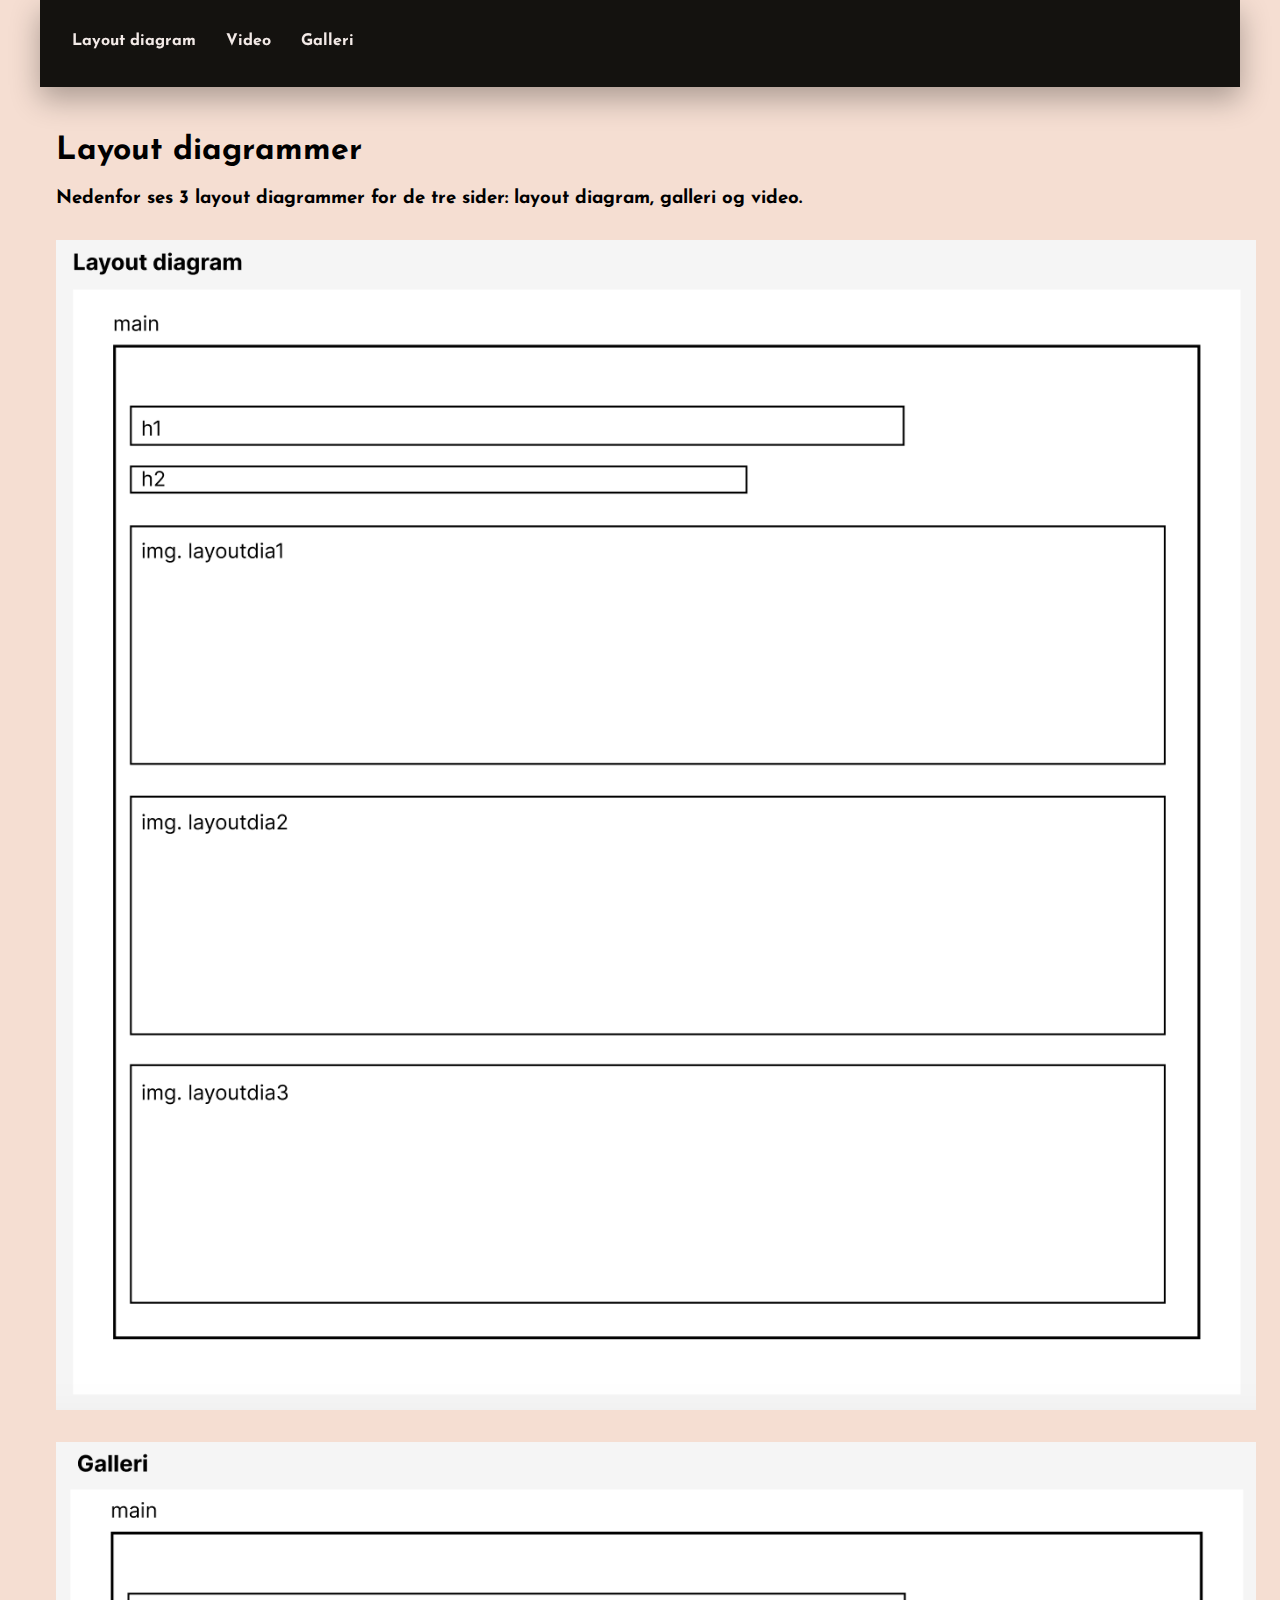
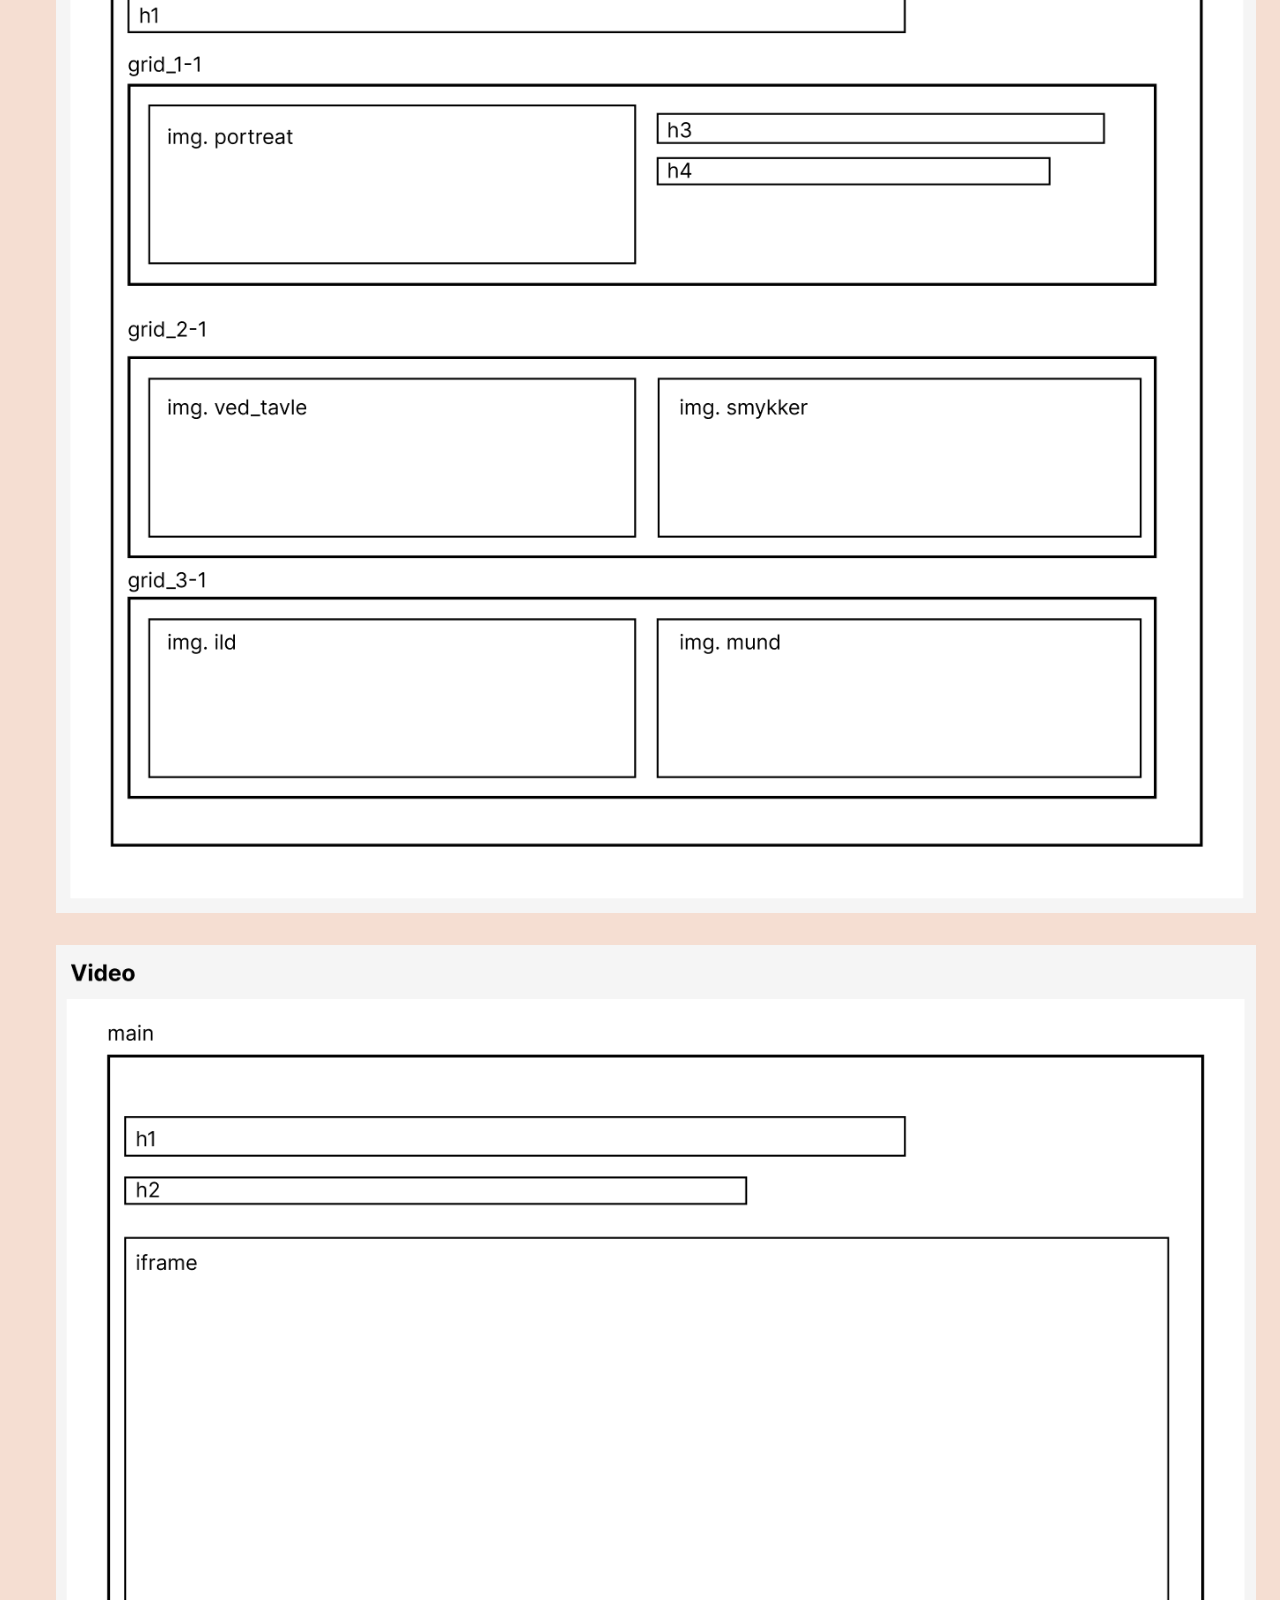
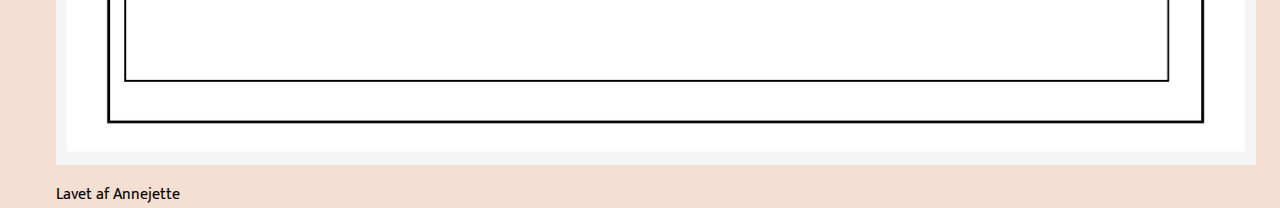
<file: index.html>
<!DOCTYPE html>
<html lang="en">

<head>
    <meta charset="UTF-8">
    <meta name="robots" content="noindex">
    <link rel="preconnect" href="https://fonts.googleapis.com">
    <link rel="preconnect" href="https://fonts.gstatic.com" crossorigin>
    <link href="https://fonts.googleapis.com/css2?family=Josefin+Sans&display=swap" rel="stylesheet">
    <link rel="preconnect" href="https://fonts.googleapis.com">
    <link rel="preconnect" href="https://fonts.gstatic.com" crossorigin>
    <link href="https://fonts.googleapis.com/css2?family=Mukta:wght@300&display=swap" rel="stylesheet">
    <link rel="Stylesheet" href="style.css" />
    <meta name="viewport" content="width=device-width, initial-scale=1.0">
    <title>Forside</title>
</head>

<body>
    <header>
        <nav>
            <ul>
                <li><a href="index.html">Layout diagram</a></li>
                <li><a href="video.html">Video</a></li>
                <li><a href="galleri.html">Galleri</a></li>
            </ul>
        </nav>
    </header>
    <main>
        <h1>Layout diagrammer</h1>
        <h3>Nedenfor ses 3 layout diagrammer for de tre sider: layout diagram, galleri og video.</h3>
        <img src="layoutdia1webp.webp" alt="Layoutdiagram af layoutdiagram">
        <img src="layoutdia2.webp" alt="Layoutdiagram af galleri">
        <img src="layoutdia3.webp" alt="Layoutdiagram af video">

    </main>
    <footer>Lavet af Annejette</footer>

</body>

</html>
</file>
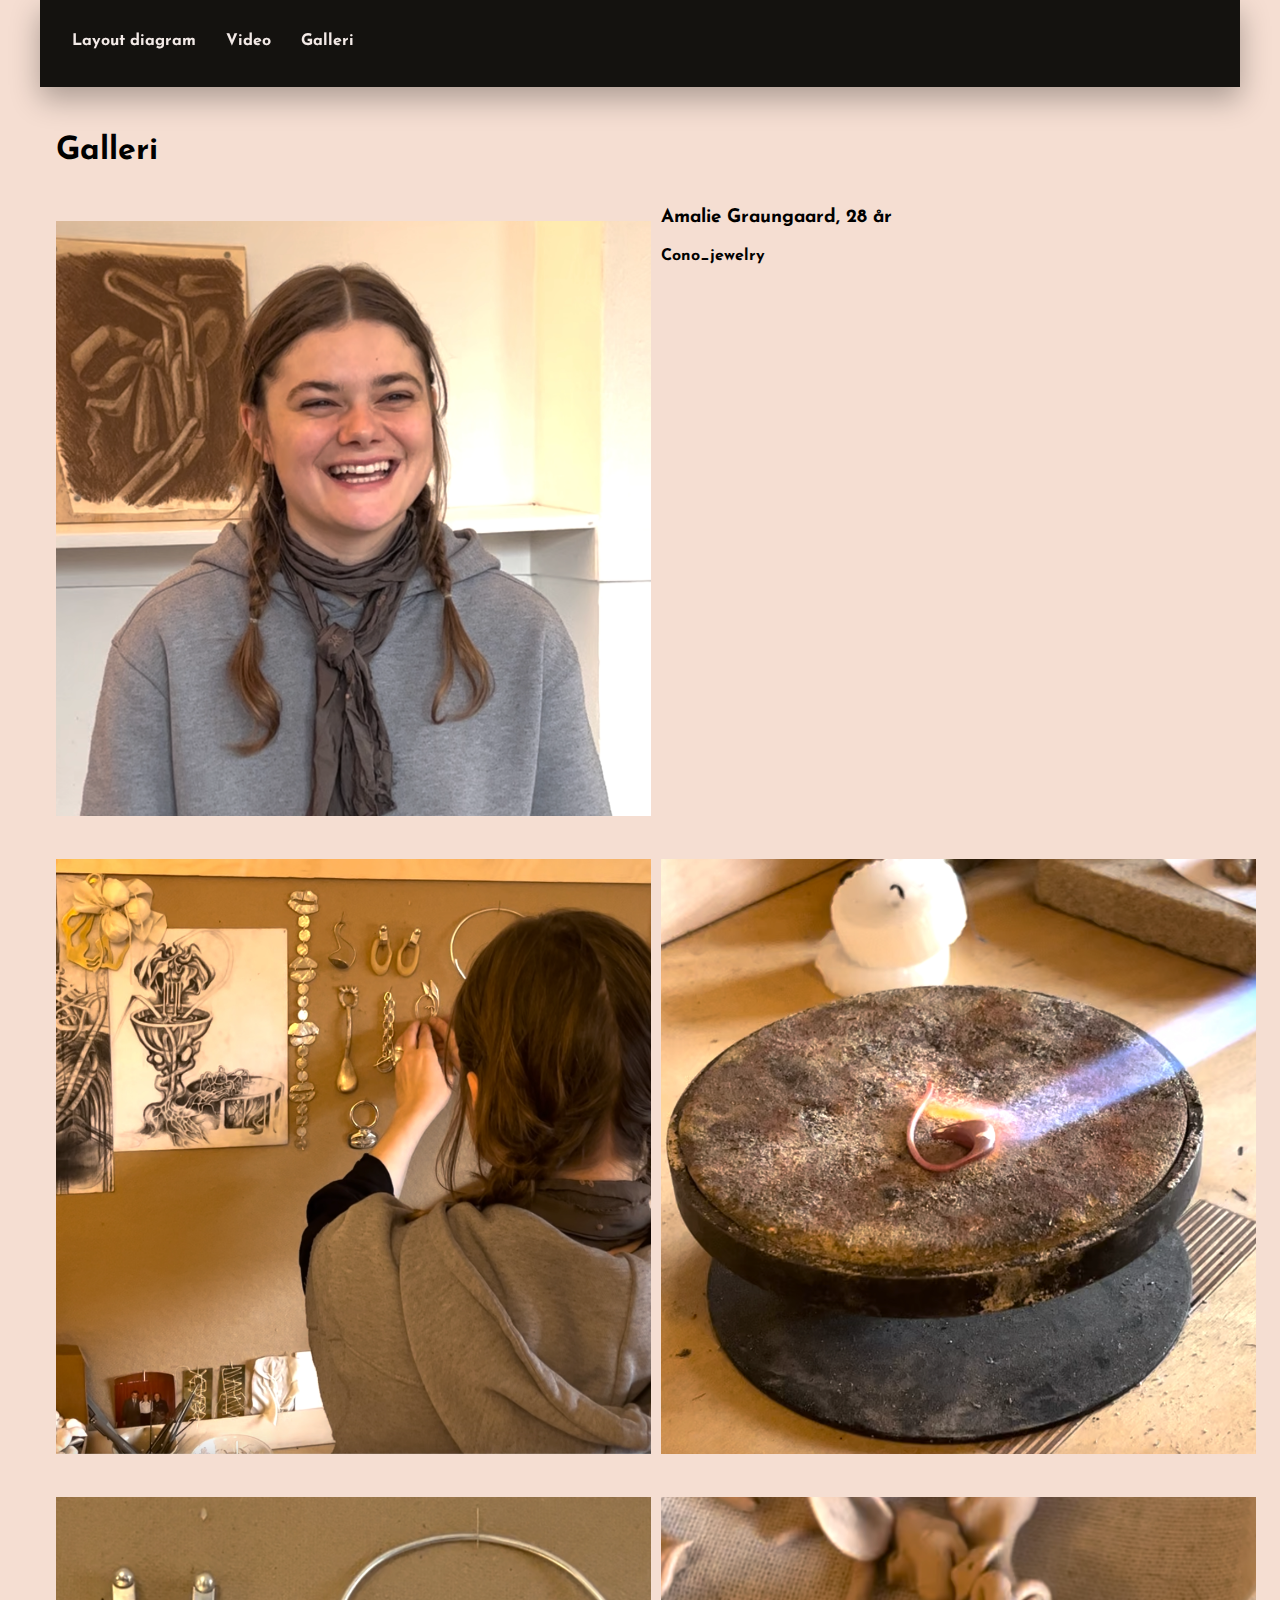
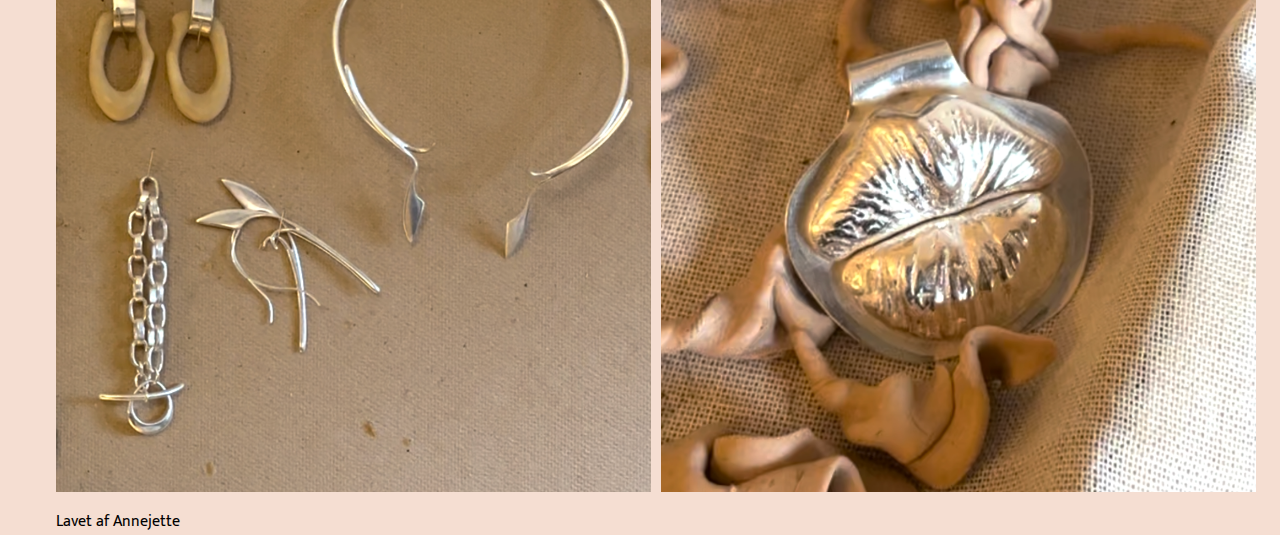
<file: galleri.html>
<!DOCTYPE html>
<html lang="en">

<head>
    <meta charset="UTF-8">
    <meta name="robots" content="noindex">
    <link rel="preconnect" href="https://fonts.googleapis.com">
    <link rel="preconnect" href="https://fonts.gstatic.com" crossorigin>
    <link href="https://fonts.googleapis.com/css2?family=Josefin+Sans&display=swap" rel="stylesheet">
    <link rel="preconnect" href="https://fonts.googleapis.com">
    <link rel="preconnect" href="https://fonts.gstatic.com" crossorigin>
    <link href="https://fonts.googleapis.com/css2?family=Mukta:wght@300&display=swap" rel="stylesheet">
    <link rel="Stylesheet" href="style.css" />
    <meta name="viewport" content="width=device-width, initial-scale=1.0">
    <title>Galleri</title>
</head>

<body>
    <header>
        <nav>
            <ul>
                <li><a href="index.html">Layout diagram</a></li>
                <li><a href="video.html">Video</a></li>
                <li><a href="galleri.html">Galleri</a></li>
            </ul>
        </nav>
    </header>
    <main>
        <h1>Galleri </h1>
        <div class="grid_1-1">
            <div class="col">
                <img src="portreat.webp" alt="Portræt af Amalie">
            </div>
            <div class="col">
                <h3>Amalie Graungaard, 28 år</h3>
                <h4>Cono_jewelry</h4>
            </div>
        </div>
        <div class="grid_2-1">
            <div class="col">
                <img src="ved_tavle.webp" alt="Amalie foran tavlen">
            </div>
            <div class="col">
                <img src="ild.webp" alt="Ild ved smykke">
            </div>
        </div>
        <div class="grid_3-1">
            <div class="col">
                <img src="smykker.webp" alt="Amalies smykker">
            </div>
            <div class="col">
                <img src="mund.webp" alt="smykke udformet som mund">
            </div>
        </div>


    </main>
    <footer>Lavet af Annejette</footer>

</body>

</html>
</file>
<file: style.css>
* {
  box-sizing: border-box;
}
body {
  max-width: 1200px;
  margin: 0 auto;
  background-color: #f5ded2;
}

img {
  width: 100%;
  height: auto;
  display: block;
  margin-left: 1rem;
  margin-top: 2rem;
}

* {
  box-sizing: border-box;
}
body {
  margin: 0;
}
img {
  width: 100%;
  height: auto;
  display: block;
}

/* ------------Menulinje-------------- */
header {
  position: sticky;
  top: 0;
  padding: 1rem 2rem;
  box-shadow: 0 12px 28px 0 rgb(0 0 0 / 30%);
  display: flex;
  justify-content: space-between;
  align-items: baseline;
  background-color: rgb(20, 18, 15);
}

header .logo a {
  font-size: 2rem;
}

header nav ul {
  display: flex;
  justify-content: space-between;
  list-style: none;
  margin: 0;
  padding: 0;
  padding-bottom: 0.4rem;
  gap: 30px;
  overflow-x: auto;
}

a {
  text-decoration: none;
  font-weight: 800;
  color: rgb(243, 234, 231);
  font-family: "Josefin Sans", sans-serif;
}

a:hover {
  color: #ddb39d;
}

@media (max-width: 700px) {
  header {
    display: none;
  }
}

header nav ul li {
  text-align: center;
  line-height: 3rem; /* Juster dette efter behov for at centrere lodret */
}

main {
  max-width: 1200px;
  margin: 0 auto;
}
/* ------------Menulinje slut-------------- */

p {
  font-family: "Mukta", sans-serif;
}

h1 {
  font-family: "Josefin Sans", sans-serif;
  margin-left: 1rem;
  margin-top: 3rem;
}

h2,
h3,
h4 {
  font-family: "Josefin Sans", sans-serif;
  margin-left: 1rem;
}

footer {
  margin-top: 1rem;
  margin-left: 1rem;
  font-family: "Mukta", sans-serif;
}

/* margen */
@media (min-width: 800px) {
  body {
    max-width: 1200px;
    margin: 0 auto;
  }
}

/*VIDEO*/
.iframe-wrapper {
  position: relative;
  width: 100%;
  height: 0;

  padding-top: 56.25%;
  margin-left: 1rem;
}

iframe {
  position: absolute;
  inset: 0;
  height: 100%;
  width: 100%;
}

/*video slut*/

@media (min-width: 800px) {
  .grid_1-1,
  .grid_2-1,
  .grid_3-1 {
    display: grid;
    grid-template-columns: 1fr 1fr;
    gap: 10px;
    margin-top: 0.7rem;
  }
}
</file>
